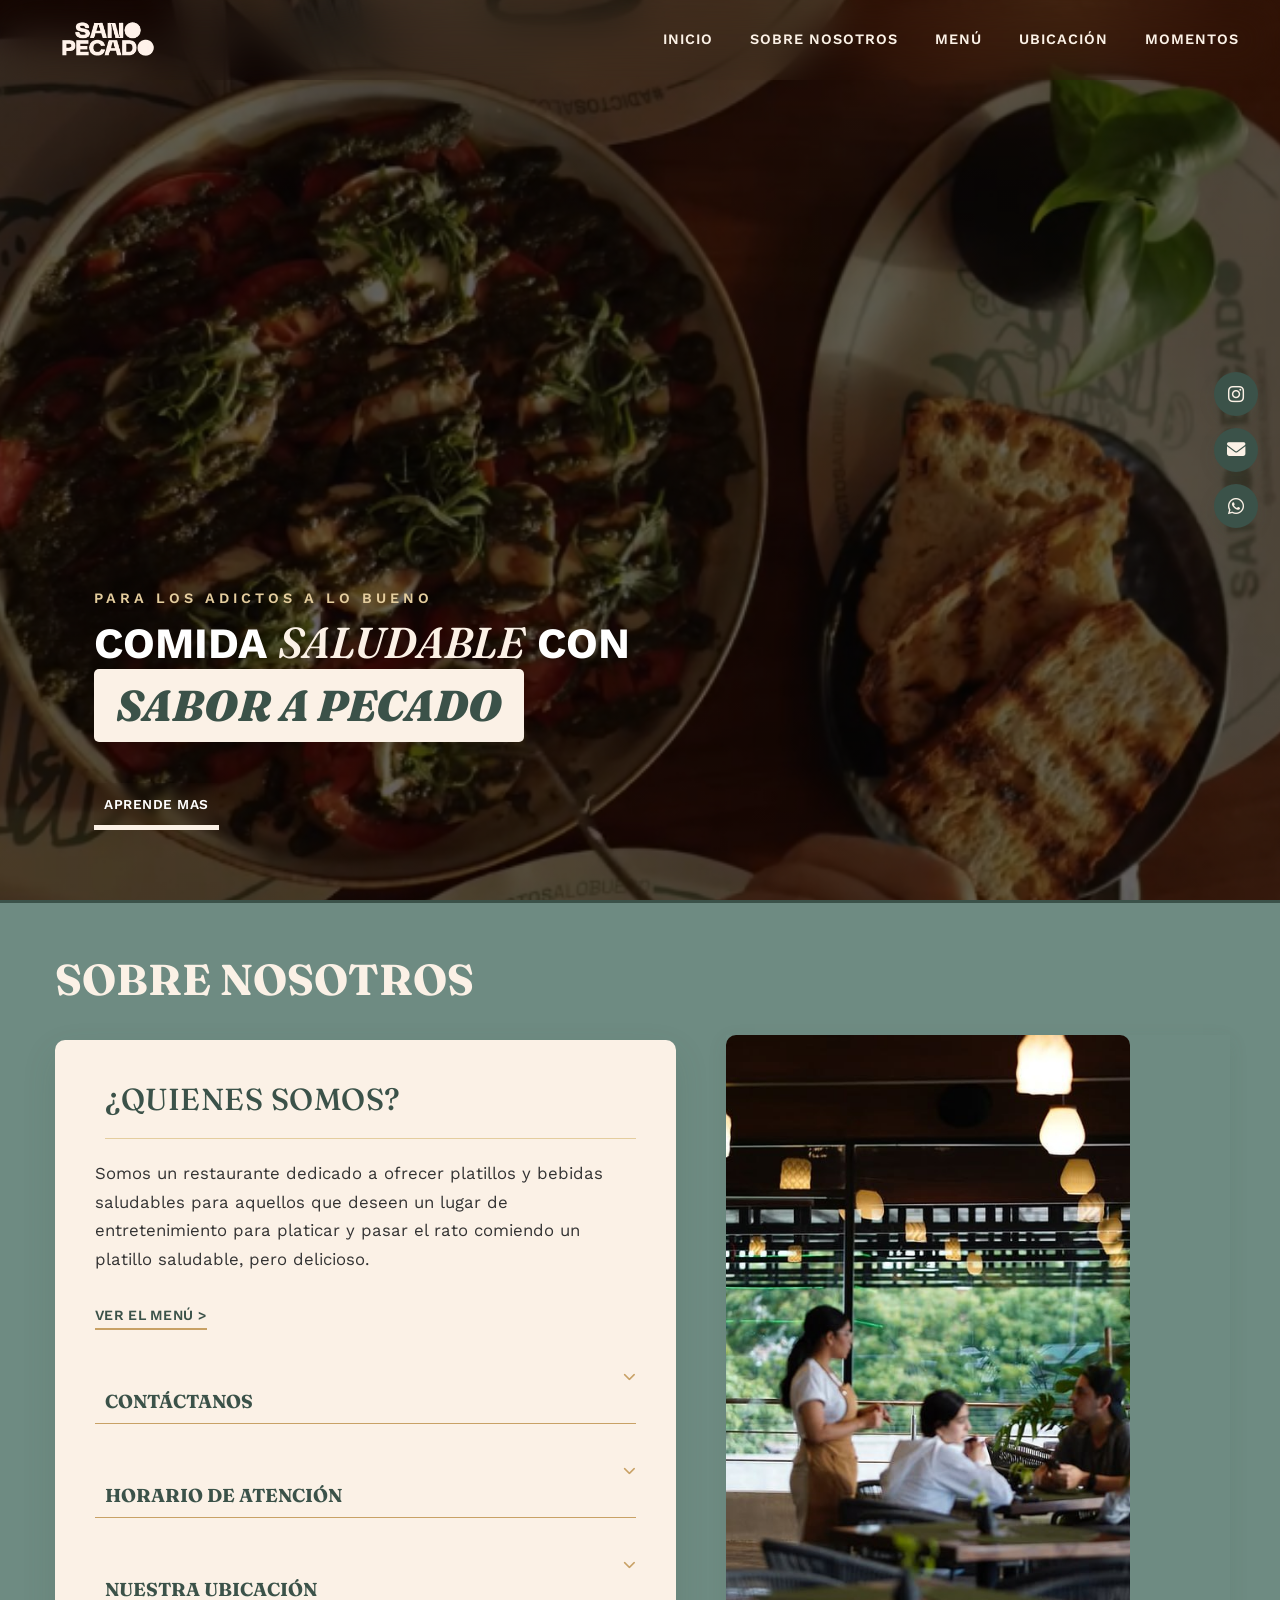
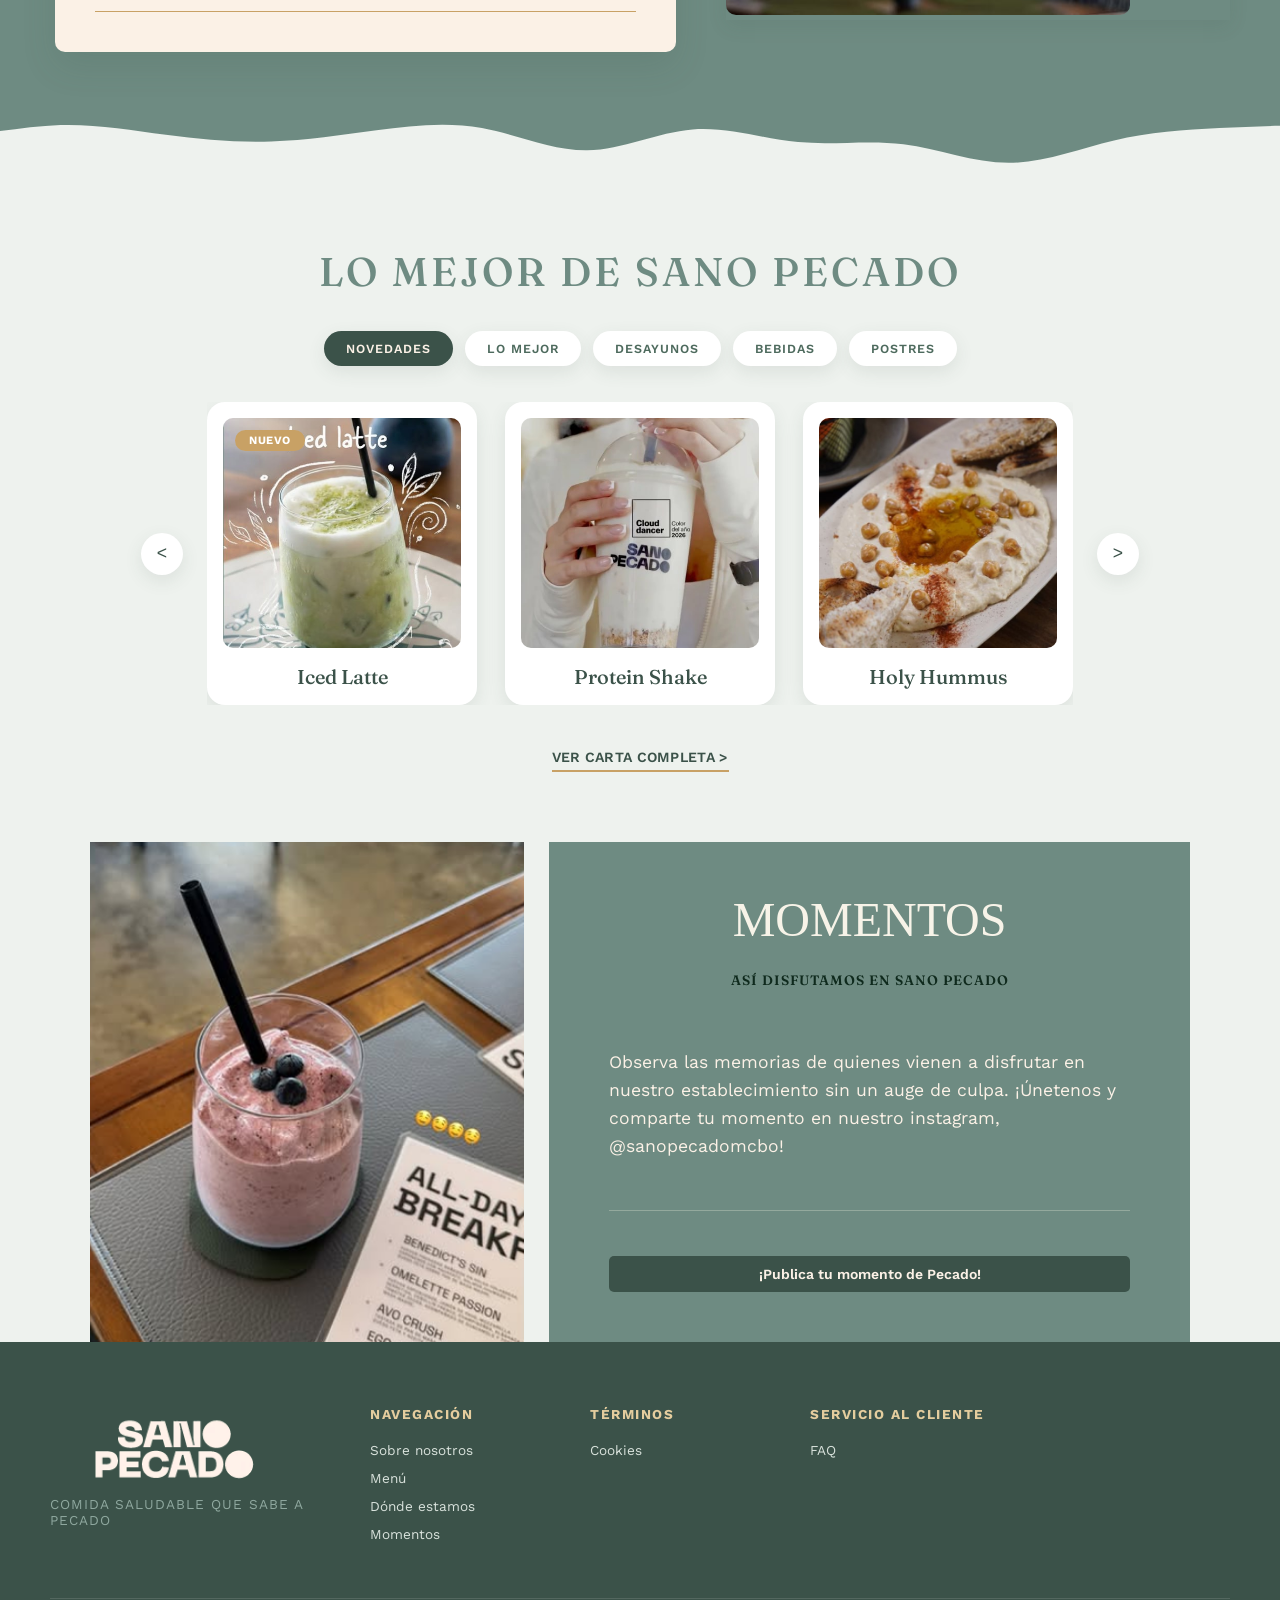
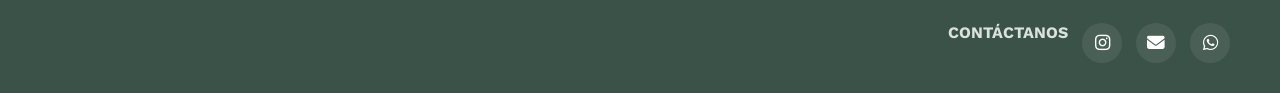
<file: index.html>
<!DOCTYPE html>
<html lang="es">
<head>
    <meta charset="UTF-8">
    <meta name="viewport" content="width=device-width, initial-scale=1.0">
    <title>Sano Pecado - Comida Saludable con Sabor a Pecado</title>
    <link rel="stylesheet" href="css/styles.css">
    <!-- Tipografías: Fraunces (títulos) + Work Sans (texto) -->
    <link rel="preconnect" href="https://fonts.googleapis.com">
    <link rel="preconnect" href="https://fonts.gstatic.com" crossorigin>
    <link href="https://fonts.googleapis.com/css2?family=Fraunces:ital,wght@0,400;0,500;0,600;1,500&family=Work+Sans:wght@400;500;600;700&display=swap" rel="stylesheet">
    <link rel="stylesheet" href="https://cdnjs.cloudflare.com/ajax/libs/font-awesome/6.5.2/css/all.min.css">
    <link rel="shortcut icon" href="img/favicon.ico" type="image/x-icon">
</head>
<body>

    <!-- HEADER: solo la barra de navegación, fija e independiente del hero -->
    <header>
        <nav class="navbar">
            <div class="logo-container">
                <img id="logo-img" src="img/sanopecadologo-light.png" alt="Sano Pecado Logo" class="nav-logo-img">
            </div>
            <ul class="nav-links" id="navLinks">
                <li><a href="#inicio">INICIO</a></li>
                <li><a href="#nosotros">SOBRE NOSOTROS</a></li>
                <li><a href="#menu">MENÚ</a></li>
                <li><a href="#ubicacion" id="btn-ubicacion">UBICACIÓN</a></li>
                <li><a href="#momentos-section">MOMENTOS</a></li>
            </ul>
            <button type="button" class="hamburger" id="hamburgerBtn" aria-label="Abrir menú" aria-expanded="false" aria-controls="navLinks">
                <span></span>
                <span></span>
                <span></span>
            </button>
        </nav>
    </header>

    <!-- HERO: sección independiente del header -->
    <section class="hero" id="inicio">
        <div class="hero-content">
            <p class="hero-sub">Para los adictos a lo bueno</p>
            <h1>COMIDA <span class="highlight-2">SALUDABLE</span> CON <span class="highlight">SABOR A PECADO</span></h1>
            <a href="#nosotros" class="btn-learn">APRENDE MAS</a>
        </div>
    </section>

    <!-- ICONOS SOCIALES FLOTANTES -->
    <div class="floating-socials">
        <a href="https://www.instagram.com/sanopecadomcbo" target="_blank" rel="noopener noreferrer" aria-label="Instagram"><i class="fab fa-instagram"></i></a>
        <a href="mailto:sanopecadomaracaibo@gmail.com" aria-label="Correo"><i class="fas fa-envelope"></i></a>
        <a href="https://wa.me/584126400590" target="_blank" rel="noopener noreferrer" aria-label="WhatsApp"><i class="fab fa-whatsapp"></i></a>
    </div>

    <!-- SOBRE NOSOTROS -->
    <section id="nosotros" class="about-section">
        <div class="section-title-box-first"><h2>SOBRE NOSOTROS</h2></div>
        <br>
        <div class="about-container">
            <div class="about-text-box">
                <h2>¿QUIENES SOMOS?</h2>
                <p>Somos un restaurante dedicado a ofrecer platillos y bebidas saludables para aquellos que deseen un lugar de entretenimiento para platicar y pasar el rato comiendo un platillo saludable, pero delicioso.</p>
                <a href="#menu" class="btn-more">VER EL MENÚ &gt;</a>
                <details open>
                    <summary  class="about-details"><h3>CONTÁCTANOS</h3></summary>
                    <div class="details-panel"><div class="details-panel-inner">
                        <div class="contact-card">
                            <p><i class="fas fa-phone"></i> +58 412-640590</p>
                            <p><i class="fab fa-instagram"></i> @SANOPECADOMCBO</p>
                            <p><i class="fas fa-envelope"></i> SANOPECADOMARACAIBO@GMAIL.COM</p>
                        </div>
                    </div></div>
                </details>
                <details open>
                    <summary class="about-details"><h3>HORARIO DE ATENCIÓN</h3></summary>
                    <div class="details-panel"><div class="details-panel-inner">
                        <div class="contact-card">
                            <ol>
                                <li><p>LUNES A JUEVES - 7:30a.m. a 10:00p.m.</p></li>
                                <li><p>VIERNES Y SÁBADO - 7:30a.m. a 11:00p.m.</p></li>
                                <li><p>DOMINGO - CERRADO</p></li>
                            </ol>
                        </div>
                    </div></div>
                </details>

                <details open id="ubicacion">
                    <summary class="about-details"><h3>NUESTRA UBICACIÓN</h3></summary>
                    <div class="details-panel"><div class="details-panel-inner">
                        <div class="contact-card">
                            <p class="address" >Local No 1, Calle 77, 24-141 sector 5 de julio, Maracaibo 4001, Zulia</p>
                            <div class="map-placeholder" >
                                <a id="ubicacion" href="https://www.google.com/maps/place/Sano+Pecado/@10.6660683,-71.5974042,17.94z/data=!4m6!3m5!1s0x8e89996809b9e875:0x4cef71aa7d1c7322!8m2!3d10.6669456!4d-71.594998!16s%2Fg%2F11xkxkdpnr?entry=tts&g_ep=EgoyMDI1MDYyMy4wIPu8ASoASAFQAw%3D%3D&skid=0a6f41fe-3082-4f41-b4da-085a7cf6a669" target="_blank" rel="noopener noreferrer" class="map-link">
                                    <img src="img/ubi.jpg" alt="Ver ubicación en Google Maps" class="map-img">

                                    <div class="map-overlay">
                                        <span><i class="fas fa-map-marker-alt"></i> TOCAR PARA ABRIR EN GOOGLE MAPS</span>
                                    </div>
                                </a>
                            </div>
                        </div>
                    </div></div>
                </details>
            </div>

            <div class="imgs">
                <img class="imagen-banner" src="img/qsca.jpg" alt="Restaurante">
             
            </div>

        </div>
           
    </section>

  <section id="menu" class="menu-section">
    <div class="section-title-box">
        <h2>LO MEJOR DE SANO PECADO</h2>
    </div>
    
    <ul class="menu-tabs">
        <li><button type="button" class="tab active">NOVEDADES</button></li>
        <li><button type="button" class="tab">LO MEJOR</button></li>
        <li><button type="button" class="tab">DESAYUNOS</button></li>
        <li><button type="button" class="tab">BEBIDAS</button></li>
        <li><button type="button" class="tab">POSTRES</button></li>
    </ul>

    <div class="carousel-container">
    
        <button type="button" id="prevBtn" class="carousel-btn prev">&lt;</button>
        
        <div class="carousel-grid">
            <div class="menu-card">
                <img src="img/icedlatte.jpg" alt="Iced Latte">
                <span class="card-tag">NUEVO</span>
                <p class="card-title">Iced Latte</p>
            </div>
            <div class="menu-card">
                <img src="img/clouddancer.jpg" alt="Cloud Dancer">
                <p class="card-title">Protein Shake</p>
            </div>
            <div class="menu-card">
                <img src="img/torta.jpg" alt="Postre">
                <p class="card-title">Holy Hummus</p>
            </div>
        </div>

        <button type="button" id="nextBtn" class="carousel-btn next">&gt;</button>
    </div>

    <a href="#" class="btn-more">VER CARTA COMPLETA &gt;</a>
</section>

<!-- Sección Momentos -->
<section class="momentos-section">
  <!-- Mitad izquierda: Imagen -->
  <div class="momentos-imagen">
    <img id="momentosImg" src="img/momentos2.jpg" alt="Momentos en Sano Pecado">
    
  </div>

  <!-- Mitad derecha: Texto y Redes -->
  <div class="momentos-contenido">
    <h2 class="momentos-titulo">MOMENTOS</h2>
    <h3 class="momentos-subtitulo">ASÍ DISFUTAMOS EN SANO PECADO</h3>
    
    <p class="momentos-texto">
      Observa las memorias de quienes vienen a disfrutar en nuestro establecimiento sin un auge de culpa. ¡Únetenos y comparte tu momento en nuestro instagram, @sanopecadomcbo!
    </p>
    
    <hr class="momentos-linea">
    
   <a href="https://www.instagram.com/stories/highlights/18066778604030152/" class="btn-publica" target="_blank">
  ¡Publica tu momento de Pecado!
   </a>
  </div>
</section>


    <!-- EVENTOS -->

    <!--
    <section id="eventos" class="events-section">
        <div class="section-title-box">
            <h2>EVENTOS</h2>
        </div>
        <div class="events-container">
            <div class="event-image-box">
                <img src="resources/eventos.jpg" alt="Transmisión de Evento">
            </div>
            <div class="event-text-box">
                <h3>Así se ve el Mundial 2026 en Sano Pecado</h3>
                <p>Bowl en mano, pantalla HD, squad completo. <br>
                    No vienes a ver el partido. ¡Vienes a vivirlo! ⚽
                </p>
            </div>
        </div>
    </section>

    -->
    <!-- FOOTER -->

    <footer class="main-footer">
        <div class="footer-brand">
            <img src="img/sanopecadologo-light.png" alt="" class="footer-logo-img">
            <p>COMIDA SALUDABLE QUE SABE A PECADO</p>
        </div>
        <div class="footer-links-grid">

            <div class="footer-column">
                <h4>NAVEGACIÓN</h4>
                <a href="#nosotros">Sobre nosotros</a>
                <a href="#menu">Menú</a>
                <a href="#ubicacion">Dónde estamos</a>
                <a href="#momentos">Momentos</a>
            </div>
            <div class="footer-column">
                <h4>TÉRMINOS</h4>
                <a href="#">Cookies</a>
            </div>
            <div class="footer-column">
                <h4>SERVICIO AL CLIENTE</h4>
                <a href="#">FAQ</a>
            </div>
        </div>
        <div class="footer-socials">
            <h4><strong>CONTÁCTANOS</strong></h4>
            <a href="#"><i class="fab fa-instagram"></i></a>
            <a href="#"><i class="fas fa-envelope"></i></a>
            <a href="#"><i class="fab fa-whatsapp"></i></a>
        </div>
    </footer>
    <script>
        // Realce visual simple de la pestaña de categoría activa en el menú (sin cambiar contenido)
        document.querySelectorAll('.menu-tabs .tab').forEach(function (btn) {
            btn.addEventListener('click', function () {
                document.querySelectorAll('.menu-tabs .tab').forEach(function (b) { b.classList.remove('active'); });
                btn.classList.add('active');
            });
        });

        // Navbar: se vuelve opaca al salir de su posición original (arriba del todo)
        (function () {
            const navbar = document.querySelector('.navbar');
            const threshold = 60;

            function updateNavbar() {
                if (window.scrollY > threshold) {
                    navbar.classList.add('scrolled');
                } else {
                    navbar.classList.remove('scrolled');
                }
            }

            updateNavbar();
            window.addEventListener('scroll', updateNavbar, { passive: true });
        })();

        // Menú de hamburguesa (solo actúa visualmente en móviles vía CSS)
        (function () {
            const hamburger = document.getElementById('hamburgerBtn');
            const navLinks = document.getElementById('navLinks');
            if (!hamburger || !navLinks) return;

            function closeMenu() {
                navLinks.classList.remove('open');
                hamburger.classList.remove('open');
                hamburger.setAttribute('aria-expanded', 'false');
                document.body.classList.remove('no-scroll');
            }

            hamburger.addEventListener('click', function () {
                const isOpen = navLinks.classList.toggle('open');
                hamburger.classList.toggle('open', isOpen);
                hamburger.setAttribute('aria-expanded', String(isOpen));
                document.body.classList.toggle('no-scroll', isOpen);
            });

            // Cierra el menú al elegir una sección
            navLinks.querySelectorAll('a').forEach(function (link) {
                link.addEventListener('click', closeMenu);
            });

            // Cierra el menú si la ventana vuelve a tamaño de escritorio
            window.addEventListener('resize', function () {
                if (window.innerWidth > 900) closeMenu();
            });
        })();

        // Animación de apertura/cierre para los <details> (mantiene el contenido
        // siempre presente y controla la transición con la clase "active")
        (function () {
            document.querySelectorAll('details').forEach(function (details) {
                const summary = details.querySelector('summary');

                // Estado inicial: todos cerrados y animables
                details.classList.remove('active');

                summary.addEventListener('click', function (e) {
                    e.preventDefault();
                    details.classList.toggle('active');
                });
            });
        })();
// Seleccionamos el enlace y el elemento details
const enlaceUbicacion = document.getElementById('btn-ubicacion');
const detalleUbicacion = document.getElementById('ubicacion');

// Escuchamos cuando el usuario haga clic en el enlace
enlaceUbicacion.addEventListener('click', (e) => {
    // 1. Evitamos el salto brusco por defecto del href="#ubicacion"
    e.preventDefault();

    // 2. Abrimos el details usando TU lógica (agregando la clase 'active')
    detalleUbicacion.classList.add('active');
    
    // (Opcional pero recomendado) Mantenemos el atributo open por semántica HTML
    detalleUbicacion.open = true;

    // 3. Hacemos un scroll suave y elegante hacia la tarjeta recién abierta
    detalleUbicacion.scrollIntoView({ behavior: 'smooth' });
});
    </script>
    <script src="js/scripts.js"></script>
  
</body>
</html>
</file>
<file: css/styles.css>
/* ==========================================
   1. RESET GENERAL & VARIABLES
   ========================================== */
* {
    margin: 0;
    padding: 0;
    box-sizing: border-box;
    scroll-behavior: smooth;
}

::selection{
    background-color: #8fa89f;
    color: var(--cream);
}

::marker{
    color: var(--gold);
}

:root {

    --green-bg: #6e8b82;   
    --light-bg: #d9e2dc;     
    --dark-green: #3b5249;   
    --white: #ffffff;
    --cream: #fbf1e6;

    --mint-soft: #eef2ee;
    --sage-light: #8fa89f;
    --forest-soft: #4d6a5d;

    --gold: #c8a165;
    --gold-soft: #e4cd9e;


    --font-display: 'Fraunces', 'Georgia', serif;
    --font-body: 'Work Sans', 'Arial', sans-serif;

    --radius-lg: 28px;
    --radius-md: 18px;
    --radius-sm: 10px;
    --shadow-soft: 0 14px 34px rgba(59, 82, 73, 0.14);
    --shadow-soft-sm: 0 6px 18px rgba(59, 82, 73, 0.10);
}

body {
    font-family: var(--font-body);
    background-color: var(--mint-soft);
    color: #333;
    -webkit-font-smoothing: antialiased;
}

body.no-scroll {
    overflow: hidden;
}

h1, h2, h3, .card-title {
    font-family: var(--font-display);
}

/* ==========================================
   2. BARRA DE NAVEGACIÓN
   ========================================== */
.navbar {
    display: flex;
    justify-content: space-between;
    align-items: center;
    
    gap: 20px;
    padding: 14px 36px;
    background-color: rgba(59, 82, 73, 0);
    backdrop-filter: blur(20px);
    -webkit-backdrop-filter: blur(10px);
    width: 100%;
    max-width: 100%;
    box-sizing: border-box;
    position: fixed;
    top: 0;
   
    z-index: 1000;
    border-radius: none;
    box-shadow: none;
    transition: background-color 0.4s ease, box-shadow 0.4s ease, border-radius 0.4s ease, top 0.4s ease, width 0.4s ease;
    
}

/* Estado "opaco" cuando el usuario se desplaza fuera del hero */
.navbar.scrolled {
    background-color: rgba(251, 241, 230, 0.95);
    box-shadow: var(--shadow-soft-sm);
    top: 0;
    color: var(--dark-green);

}

.navbar.scrolled img{
    filter:invert()
}

.navbar.scrolled a{
    color: var(--dark-green)
}


.logo-container {
    display: flex;
    align-items: top;
}

.nav-logo-img {
    height: 52px;
    width: auto;
    display: block;
    object-fit: contain;
}

/* ENLACES DE NAVEGACIÓN */
.nav-links {
    display: flex;
    list-style: none;
    gap: 27px;
    margin: 0;
    padding: 0;
    align-items: center;
    flex-wrap: wrap;
    justify-content: center;
}

.nav-links li {
    display: flex;
    align-items: center;
}

.nav-links a {
    color: var(--cream);
    text-decoration: none;
    font-size: 0.9rem;
    font-weight: 600;
    letter-spacing: 1px;
    white-space: nowrap;
    border-bottom: transparent 3px solid;
    transition: border 0.1s ease, color 0.1s ease;
    padding: 5px;

}



.nav-links a:hover {
    color: var(--gold);
    border-bottom: 3px var(--gold) solid;
}

/* BOTÓN HAMBURGUESA (solo visible en móviles, ver media query más abajo) */
.hamburger {
    display: none;
    flex-direction: column;
    justify-content: space-between;
    width: 26px;
    height: 18px;
    background: transparent;
    border: none;
    padding: 0;
    cursor: pointer;
    z-index: 1100;
    flex-shrink: 0;
}

.hamburger span {
    display: block;
    height: 3px;
    width: 100%;
    background-color: var(--cream);
    border-radius: 2px;
    transition: transform 0.3s ease, opacity 0.3s ease, background-color 0.3s ease;
}

.navbar.scrolled .hamburger span {
    background-color: var(--dark-green);
}

.hamburger.open span:nth-child(1) {
    transform: translateY(7.5px) rotate(45deg);
}

.hamburger.open span:nth-child(2) {
    opacity: 0;
}

.hamburger.open span:nth-child(3) {
    transform: translateY(-7.5px) rotate(-45deg);
}

/* Si el menú móvil queda abierto y el usuario baja el navbar sigue opaco */
.navbar.scrolled .hamburger.open span {
    background-color: var(--dark-green);
}

/* ==========================================
   3. HEADER / HERO
   ========================================== */
/* --- 1. DEFINICIÓN DE LAS ANIMACIONES --- */
@keyframes zoomOutFadeIn {
    0% {
        opacity: 0;
        transform: scale(1.2);
    }
    100% {
        opacity: 1;
        transform: scale(1.1); /* Escala final de tu diseño original */
    }
}

@keyframes fadeUp {
    0% {
        opacity: 0;
        transform: translateY(30px);
    }
    100% {
        opacity: 1;
        transform: translateY(0);
    }
}

/* --- 2. ESTILOS DEL HERO --- */
.hero {
    height: 100vh;
    min-height: 640px;
    display: flex;
    flex-direction: column;
    justify-content: flex-end;
    align-items: flex-start;
    color: var(--white);
    text-align: left;
    position: relative;
    overflow: hidden;
    padding-bottom: 50px;
}

.hero::before {
    content: "";
    position: absolute;
    top: 0;
    left: 0;
    width: 100%;
    height: 100%;
    background: linear-gradient(rgba(0, 0, 0, 0.6), rgba(0, 0, 0, 0.6)), url('/img/fondo.jpg') no-repeat center center/cover;
    z-index: 1;
    /* Aplicamos la animación al fondo */
    opacity: 0; 
    animation: zoomOutFadeIn 1.5s cubic-bezier(0.25, 1, 0.5, 1) forwards;
}

.hero-content {
    margin: 10px 0 0 5%;
    display: flex;
    flex-direction: column;
    align-items: flex-start;
    text-align: left;
    width: 100%;
    max-width: 760px;
    padding: 20px 20px 20px 20px;
    box-sizing: border-box;
    z-index: 2;
}

.hero-sub {
    font-size: 0.9rem;
    letter-spacing: 4px;
    margin-bottom: 5px;
    text-transform: uppercase;
    color: var(--gold-soft);
    font-weight: 600;
    margin-left: 10px;
    /* Animación: Subtítulo */
    opacity: 0;
    animation: fadeUp 0.8s ease-out 0.4s forwards;
}

.hero h1 {
    font-family: var(--font-body);
    font-size: 2.7rem;
    padding: 5px 10px;
    display: block;
    width: 100%;
    box-sizing: border-box;
    /* Animación: Título principal */
    opacity: 0;
    animation: fadeUp 0.8s ease-out 0.7s forwards;
}

.hero h1 .highlight {
    background-color: var(--cream);
    color: var(--dark-green);
    padding: 10px 22px;
    display: inline-block;
    font-weight: 900;
    font-style: italic;
    border-radius: 5px;
    font-family: var(--font-display);
}

.highlight-2 {
    font-family: var(--font-display);
    font-style: italic;
    font-weight: 600;
    color: var(--cream);
}

.btn-learn {
    display: inline-block;
    margin-top: 36px;
    color: var(--white);
    text-decoration: none;
    border-bottom: 5px solid var(--cream);
    backdrop-filter: blur(5px);
    padding: 13px 10px;
    margin-left: 10px;
    font-size: 0.85rem;
    font-weight: 600;
    letter-spacing: 0.5px;
    transition: background 0.3s, color 0.3s, transform 0.2s;
    /* Animación: Botón */
    opacity: 0;
    animation: fadeUp 0.8s ease-out 1s forwards;
}

.btn-learn:hover {
    background-color: var(--white);
    color: var(--dark-green);
    transform: translateY(-2px);
}
/* ==========================================
   4. SECCIONES EN BLOQUE (Títulos comunes)
   ========================================== */

.section-title-box {
    display: flex;
    justify-content: center;
    margin: 0 auto 30px auto;
}

.section-title-box h2 {
    color: var(--green-bg);
    padding: 5px 40px;
    font-size: 2.5rem;
    font-weight: 500;
    letter-spacing: 3px;
    min-width: 220px;
    text-align: center;
    border-radius: 2px;
}

.section-title-box-first{
    color: var(--cream);
    text-align: left;
    font-size: 1.8em;
    margin: 0px 0px 10px 5px;
}

.section-title-box-momentos{
    color: var(--cream);
    text-align: center;
    font-size: 1.8em;
    margin: 0px 30px 0px 5px;
}
/* ==========================================
   5. SOBRE NOSOTROS
   ========================================== */
.about-section {
    background-color: var(--green-bg);
    padding: 50px 50px 90px 50px;
    color: var(--white);
    border-top: var(--dark-green) 3px solid;
    background-image: url('/img/wave-haikei.svg');
    background-repeat: no-repeat;
    background-position: center;
    background-size: cover;
    

}

.about-container {
    display: flex;
    justify-content: space-between; /* Separa el texto de la imagen */
    align-items: flex-start;
    gap: 20px; /* Espacio entre las columnas por si se acercan mucho */
}

.about-details{
    font-family: var(--font-body);
    padding: 0px 0px 10px 10px;
    margin: 10px 0px 0px 0px;
    border-bottom: 0.5px var(--gold) solid;
    color: var(--dark-green);
    list-style: none;
    align-items: start;
    cursor: pointer;
    display: flex;
    justify-content: space-between;
    align-items: center;
    transition: border 0.2s ease, color 0.2s ease;
}

.about-details::-webkit-details-marker {
    display: none;
}

.about-details:hover{
    border-bottom: 5px var(--gold) solid;
    color: var(--dark-green);
}

.about-details::after {
    content: "\f078";
    font-family: "Font Awesome 6 Free";
    font-weight: 900;
    font-size: 0.8rem;
    color: var(--gold);
    margin-left: 12px;
    transition: transform 0.35s ease;
    flex-shrink: 0;
}

details.active .about-details::after {
    transform: rotate(180deg);
}

/* Panel animado para el contenido de los <details> */
details {
    overflow: hidden;
}

.details-panel {
    display: grid;
    grid-template-rows: 0fr;
    transition: grid-template-rows 0.4s cubic-bezier(0.4, 0, 0.2, 1);
}

details.active .details-panel {
    grid-template-rows: 1fr;
}

.details-panel-inner {
    overflow: hidden;
    min-height: 0;
    opacity: 0;
    transform: translateY(-6px);
    transition: opacity 0.3s ease 0.05s, transform 0.35s ease 0.05s;
}

details.active .details-panel-inner {
    opacity: 1;
    transform: translateY(0);
}

.about-text-box {
    flex: 1;
    background-color: var(--cream);
    color: #333;
    padding: 40px;
    border-radius: 10px;
    box-shadow: var(--shadow-soft);
    margin: 5px;
    margin-bottom: 50px;
    margin-right: 30px;
    transition: transform 0.25s ease;
}

.about-text-box:hover{
    transform: translateY(-8px);

}

.about-text-box h2 {
    color: var(--dark-green);
    font-size: 1.9rem;
    font-weight: 500;
    margin-bottom: 20px;
    margin-left: 10px;
    letter-spacing: 0.5px;
    padding-bottom: 20px;
    border-bottom: var(--gold-soft) solid 1px;
}

.about-text-box h3 {
    padding-top: 20px;
    margin-top: 30px;
}

.about-text-box p {
    font-size: 1.05rem;
    line-height: 1.7;
    margin-bottom: 32px;
}

.about-text-box a {
    margin: 0px;
}

.contact-card {
    display: flex;
    flex-direction: column;
    gap: 14px;
    background-color: var(--white);
    border-radius: var(--radius-md);
    padding: 24px 28px;
    margin-top: 22px;
    box-shadow: var(--shadow-soft-sm);
}

.contact-card p {
    margin: 0;
    font-size: 0.92rem;
    font-weight: 600;
    display: flex;
    align-items: center;
    gap: 12px;
    letter-spacing: 0.3px;
    color: var(--dark-green);
}

.contact-card i {
    color: var(--gold);
    width: 18px;
    text-align: center;
}

.contact-card li{
    list-style:disc;
    margin: 10px;
}

.about-image {
    
    margin: 0px 100px 5px 0px;
    height: 580px;
    border-radius: 10px;
}
/* Estilos generales para tu imagen */
.imagen-banner {
    margin: 0px 100px 5px 0px; /* Márgenes asimétricos para escritorio */
    height: 580px; /* Altura fija para escritorio */
    border-radius: 10px;
    object-fit: cover; /* ¡Añade esto para que no se deforme! */
}

@media screen and (max-width: 768px) {
    
    /* Cambiamos el diseño a una sola columna */
    .about-container {
        flex-direction: column-reverse; /* column-reverse pone la imagen (.imgs) ARRIBA del texto */
        align-items: center; 
    }

    /* Ajustamos el contenedor de la imagen */
    .imgs {
        width: 100%;
        display: flex;
        justify-content: center;
        margin-bottom: 20px; /* Espacio entre la imagen y el título "¿QUIENES SOMOS?" */
    }

    /* Arreglamos los márgenes y la altura de la imagen */
    .imagen-banner {
        margin: 0px; /* Eliminamos el margen de 100px que rompía el diseño */
        height: 250px; /* Una altura mucho más amigable para pantallas pequeñas */
        width: 90%; /* Para que no pegue completamente de los bordes del teléfono */
    }
}


.imgs{
    max-height: 650px;
    
    display: flex;
    flex-direction: column;
    justify-content: start;
    align-items: start;
     box-shadow: var(--shadow-soft-sm);
}


.circle-image-container {
    width: 360px;
    height: 360px;
    border-radius: 50%;
    overflow: hidden;
    border: 8px solid var(--cream);
    box-shadow: var(--shadow-soft);
}

.circle-image-container img {
    width: 100%;
    height: 100%;
    object-fit: cover;
}

.fotos{
    height: 580px;
    border-radius: 50px;
    border-bottom: solid 20px var(--gold-soft);
    border-right: solid 20px var(--gold-soft);
}
/* ==========================================
   6. DÓNDE NOS ENCONTRAMOS
   ========================================== */
.location-section {
    background-color: #6e8b82;
    padding: 90px 50px;
    color: #fbf1e6;
    margin: 0 auto;
    
}

.location-container {
    display: flex;
    gap: 50px;
}

.location-info {
    flex: 1.3;
}

.location-info p {
    font-size: 1.05rem;
    margin-bottom: 10px;
}

.location-info .address {
    font-size: 1.15rem;
    font-weight: 600;
    margin-bottom: 28px;
    color: var(--forest-soft);
}

.map-placeholder {
    width: 100%;
    border: none;
    border-radius: var(--radius-md);
    background-color: #eee;
    overflow: hidden;
    position: relative;
    box-shadow: var(--shadow-soft-sm);
    border: white 2px solid;
}

.map-link {
    display: block;
    width: 100%;
    height: 340px;
    text-decoration: none;
    position: relative;
}

.map-img {
    width: 100%;
    height: 100%;
    object-fit: cover;
    display: block;
    transition: transform 0.4s ease, filter 0.4s ease;
}

.map-link:hover .map-img {
    transform: scale(1.06);
    filter: brightness(0.85);
}

.map-overlay {
    position: absolute;
    top: 0;
    left: 0;
    width: 100%;
    height: 100%;
    display: flex;
    align-items: center;
    justify-content: center;
    background-color: rgba(59, 82, 73, 0.35);
    opacity: 0;
    transition: opacity 0.4s ease;
    pointer-events: none;
}

.map-overlay span {
    color: var(--white);
    font-size: 0.95rem;
    font-weight: 600;
    letter-spacing: 1px;
    background-color: var(--dark-green);
    padding: 12px 22px;
    border-radius: 999px;
    box-shadow: 0 6px 18px rgba(0,0,0,0.25);
}

.map-link:hover .map-overlay {
    opacity: 1;
}

.location-storefront {
    flex: 0.7;
    display: flex;
    align-items: flex-start;
}

.location-storefront img {
    width: 100%;
    border-radius: var(--radius-md);
    border: 10px solid var(--white);
    box-shadow: var(--shadow-soft);
}

/* ==========================================
   7. MENÚ
   ========================================== */
.menu-section {
    background-color: var(--mint-soft);
    padding: 50px 20px 70px 20px;
    text-align: center;
   
    background-repeat: no-repeat;
    background-position: center;
    background-size: cover;

}

.menu-tabs {
    display: flex;
    flex-wrap: wrap;
    justify-content: center;
    gap: 12px;
    list-style: none;
    margin: 0 auto 36px auto;
    max-width: 720px;
}

.tab {
    font-family: var(--font-body);
    background: var(--white);
    color: var(--forest-soft);
    border: none;
    padding: 10px 22px;
    font-size: 0.78rem;
    font-weight: 600;
    letter-spacing: 1px;
    border-radius: 999px;
    cursor: pointer;
    box-shadow: var(--shadow-soft-sm);
    transition: background 0.2s, color 0.2s;
}

.tab:hover {
    color: var(--gold);
}

.tab.active {
    background: var(--dark-green);
    color: var(--cream);
}

.menu-section h3 {
    color: var(--forest-soft);
    margin: 10px 0 44px 0;
    font-size: 1rem;
    font-weight: 600;
    letter-spacing: 3px;
}

.carousel-container {
    display: flex;
    align-items: center;
    justify-content: center;
    max-width: 1200px;
    margin: 0 auto;
    gap: 24px;
}

.carousel-btn {
    background: var(--white);
    color: var(--dark-green);
    border: none;
    width: 42px;
    height: 42px;
    border-radius: 50%;
    font-size: 1.1rem;
    cursor: pointer;
    display: flex;
    align-items: center;
    justify-content: center;
    box-shadow: var(--shadow-soft-sm);
    transition: background 0.2s, color 0.2s, transform 0.2s;
    flex-shrink: 0;
}

.carousel-btn:hover {
    background: var(--gold);
    color: var(--white);
    transform: scale(1.05);
}

.carousel-grid {
    display: flex;
    flex: 0 1 auto;
    max-width: 900px; /* Aquí está la clave: aumentado de 600px a 900px */
    min-width: 0;
    gap: 28px;
    flex-wrap: nowrap;
    overflow-x: auto;
    scroll-behavior: smooth;
    scroll-snap-type: x mandatory;
    scrollbar-width: none; /* Firefox */
}

.carousel-grid::-webkit-scrollbar {
    display: none; /* Chrome, Safari, Edge */
}

@keyframes cardAppear {
    0% {
        opacity: 0;
        transform: scale(0.85) translateY(20px);
    }
    100% {
        opacity: 1;
        transform: scale(1) translateY(0);
    }
}

/* 2. Actualizamos tu clase menu-card */
.menu-card {
    background-color: var(--white);
    border-radius: var(--radius-md);
    border: 2px solid transparent; /* Ajustado a 2px para evitar saltos en hover */
    padding: 14px;
    width: 270px;
    flex: 0 0 auto;
    scroll-snap-align: start;
    position: relative;
    display: flex;
    flex-direction: column;
    align-items: center;
    box-shadow: var(--shadow-soft-sm);
    
    /* Configuración de la animación al cambiar de menú */
    opacity: 0; /* Inicia invisible para que la animación la haga aparecer */
    animation: cardAppear 0.5s cubic-bezier(0.25, 1, 0.5, 1) forwards;
    
    /* Transición normal para el hover */
    transition: transform 0.3s cubic-bezier(0.25, 0.8, 0.25, 1), box-shadow 0.3s ease, border 0.3s ease;
}
.menu-card:hover {
    transform: translateY(-8px) scale(1.02); /* Pequeño zoom y elevación */
    box-shadow: 0 10px 20px rgba(0, 0, 0, 0.08);
    border: 2px solid var(--green-bg);
}

.menu-card img {
    width: 100%;
    height: 230px;
    object-fit: cover;
    border-radius: var(--radius-sm);
}

.card-tag {
    position: absolute;
    top: 26px;
    left: 26px;
    background: var(--gold);
    color: var(--white);
    padding: 4px 14px;
    font-size: 0.7rem;
    font-weight: 700;
    letter-spacing: 0.5px;
    border-radius: 999px;
}

.card-title {
    margin-top: 16px;
    font-size: 1.25rem;
    font-weight: 500;
    color: var(--dark-green);
}

.btn-more {
    display: inline-block;
    margin-top: 44px;
    color: var(--dark-green);
    text-decoration: none;
    font-weight: 600;
    border-bottom: 2px solid var(--gold);
    padding-bottom: 5px;
    font-size: 0.88rem;
    letter-spacing: 0.3px;
    transition: color 0.2s, border 0.2s ease, padding 0.2s, border-radius 1s;
}

.btn-more:hover {
    color: var(--gold);
    border-bottom: var(--gold) 5px solid;
}
/*

.events-section {
    background-color: var(--green-bg);
    padding: 50px 20px 90px 20px;
    color: var(--white);
  background-image: url(img/wave-haikei.svg);  b
    background-repeat: no-repeat;
    background-position: center;
    background-size: cover;

}

.events-container {
    max-width: 1080px;
    margin: 50px auto 0 auto;
    display: flex;
    background-color: var(--cream);
    border-radius: var(--radius-lg);
    overflow: hidden;
    color: #333;
    box-shadow: var(--shadow-soft);
}

.event-image-box {
    flex: 1.2;
}

.event-image-box img {
    width: 100%;
    height: 100%;
    object-fit: cover;
    display: block;
}

.event-text-box {
    flex: 1;
    padding: 54px;
    display: flex;
    flex-direction: column;
    justify-content: center;
}

.event-text-box h3 {
    font-size: 1.3rem;
    font-weight: 500;
    margin-bottom: 18px;
    color: var(--dark-green);
    word-break: break-word;
}

.event-text-box p {
    font-size: 0.92rem;
    line-height: 1.7;
    text-align: left;
    color: #4a4a4a;
}
*/

/* ==========================================
   9. MOMENTOS
   ========================================== */

.momentos-section {
  display: flex;
  flex-direction: row;
  width: 100%;
  max-width: 1100px; 
  margin: 0 auto;
  
  
    
   

  
  
}

/* --- Lado de la Imagen --- */
.momentos-imagen {
  flex: 1; /* Ocupa la mitad */
  border-right: 25px solid var(--mint-soft); /* La franja crema vertical */
}

.momentos-imagen img {
  width: 100%;
  height: 100%;
  max-height: 500px ;
  object-fit: cover;
  display: block;
  min-height: 450px;
  transition: opacity 0.5s ease;
}

/* --- Lado del Texto --- */
.momentos-contenido {
  flex: 1.2; /* Un poquito más ancho que la imagen para que respire el texto */
  background-color: var(--green-bg); /* Verde salvia del fondo */
  padding: 50px 60px;
  display: flex;
  flex-direction: column;
  justify-content: space-between;

   

}

.momentos-titulo {
  font-family: 'Playfair Display', serif;
  font-size: 3rem;
  color: #f7f3e8; /* Color crema claro */
  text-align: center;
  margin: 0;
  font-weight: 400;
}

.momentos-subtitulo {
  font-family: var(--font-display);
  font-size: 0.85rem;
  color: #0f2a1d; /* Verde oscuro */
  text-align: center;
  margin: 5px 0 40px 0;
  letter-spacing: 1px;
  font-weight: 600;
}

.momentos-texto {
  font-family: var(--font-body);
  font-size: 1.1rem;
  color: var(--cream); /* Verde oscuro */
  line-height: 1.6;
  text-align: left;
  margin: 0 0 30px 0;
}

.momentos-linea {
  border: none;
  border-top: 1px solid #94a99d; /* Línea separadora sutil */
  width: 100%;
  margin: 0 0 25px 0;
}

/* --- Iconos de Redes Sociales --- */
.momentos-redes {
  display: flex;
  gap: 15px;
}
.btn-publica {
    /* 1. Comportamiento y alineación */
    display: inline-block;
    text-decoration: none; /* Quita el subrayado del enlace */
    text-align: center;
    
    width: auto;             /* El ancho se ajusta al contenido */
    padding: 10px 24px;      /* Espaciado interno: 10px arriba/abajo, 24px a los lados */
    
    /* 3. Colores y bordes */
    background-color: var(--dark-green); /* Color verde oscuro del botón */
    color: var(--cream);            /* Color del texto */
    border-radius: 5px;       /* Mantiene la forma redondeada (pill) */
    
    font-size: 14px;
    font-weight: 600;
    
    /* 5. Efecto suave */
    transition: background-color 0.3s ease, transform 0.2s ease;
}

/* Efecto opcional al pasar el mouse */
.btn-publica:hover {
    background-color: var(--gold);
    color: var(--dark-green);
    transform: translateY(-2px);
}
.icono-red {
  display: flex;
  justify-content: center;
  align-items: center;
  width: 45px;
  height: 45px;
  background-color: #3b4941; /* Círculo oscuro */
  color: #f7f3e8; /* Icono blanco/crema */
  border-radius: 50%;
  text-decoration: none;
  font-size: 1.3rem;
  transition: background-color 0.3s ease;
}

.icono-red:hover {
  background-color: #232d28; /* Se oscurece al pasar el ratón */
}

/* --- Responsive (Para móviles) --- */
@media (max-width: 768px) {
  .momentos-section {
    flex-direction: column;
  }
  .momentos-imagen {
    border-right: none;
    border-bottom: 20px solid #fcfaf3; /* Franja crema horizontal en móviles */
    height: 350px;
  }
  .momentos-contenido {
    padding: 40px 25px;
  }
  .momentos-titulo {
    font-size: 2.5rem;
  }
}


/* ==========================================
   10. FOOTER
   ========================================== */
.main-footer {
    background-color: var(--dark-green);
    color: var(--light-bg);
    padding: 64px 50px 30px 50px;
    display: grid;
    grid-template-columns: 1.5fr repeat(4, 1fr);
    gap: 20px;
    align-items: start;
  
   
  
}

.footer-brand h2 {
    color: var(--white);
    font-size: 1.9rem;
    font-weight: 500;
    letter-spacing: 1px;
    margin-bottom: 10px;
}

.footer-brand p {
    font-size: 0.85rem;
    letter-spacing: 1px;
    color: var(--sage-light);
}

.footer-links-grid {
    display: contents;
}

.footer-column h4 {
    color: var(--gold-soft);
    font-size: 0.85rem;
    font-weight: 700;
    margin-bottom: 20px;
    letter-spacing: 1.5px;
}

.footer-column a {
    display: block;
    color: var(--light-bg);
    text-decoration: none;
    font-size: 0.85rem;
    margin-bottom: 12px;
    transition: color 0.2s;
}

.footer-column a:hover {
    color: var(--gold-soft);
}

.footer-socials {
    display: flex;
    gap: 14px;
    justify-content: flex-end;
    grid-column: 1 / -1;
    border-top: 1px solid rgba(255,255,255,0.12);
    padding-top: 24px;
    margin-top: 24px;
}

.footer-socials a {
    color: var(--white);
    background: rgba(255,255,255,0.08);
    width: 40px;
    height: 40px;
    border-radius: 50%;
    display: flex;
    align-items: center;
    justify-content: center;
    font-size: 1.1rem;
    transition: background 0.2s, color 0.2s, transform 0.2s;
    text-decoration: none;
}

.footer-socials a:hover {
    background: var(--gold);
    color: var(--white);
    transform: translateY(-2px);
}

.footer-logo-img{
   height: 90px;
    width: auto;
    display: block;
    object-fit: contain;
}

/* ==========================================
   10b. ICONOS SOCIALES FLOTANTES (STICKY)
   ========================================== */
.floating-socials {
    position: fixed;
    top: 50%;
    right: 22px;
    transform: translateY(-50%);
    display: flex;
    flex-direction: column;
    gap: 12px;
    z-index: 200;
}

.floating-socials a {
    display: flex;
    align-items: center;
    justify-content: center;
    width: 44px;
    height: 44px;
    border-radius: 50%;
    background: var(--dark-green);
    color: var(--cream);
    font-size: 1.15rem;
    text-decoration: none;
    box-shadow: var(--shadow-soft-sm);
    transition: background 0.25s ease, color 0.25s ease, transform 0.25s ease;
}

.floating-socials a:hover {
    background: var(--gold);
    color: var(--white);
    transform: translateX(-4px) scale(1.06);
}

/* ==========================================
   11. RESPONSIVE GENERAL
   ========================================== */

/* Evita cualquier desbordamiento horizontal accidental en pantallas chicas */
html {
    overflow-x: hidden;
    max-width: 100%;
}

/* ---- Navbar / Menú hamburguesa (tablets y celulares) ---- */
@media (max-width: 900px) {
    .navbar {
        padding: 14px 20px;
    }

    .hamburger {
        display: flex;
    }

    .nav-links {
        position: fixed;
        top: 0;
        right: 0;
        height: 100vh;
        width: min(78vw, 300px);
        margin: 0;
        padding: 100px 32px 40px 32px;
        background-color: var(--dark-green);
        flex-wrap: nowrap;
        flex-direction: column;
        align-items: flex-start;
        justify-content: flex-start;
        gap: 30px;
        box-shadow: -12px 0 30px rgba(0, 0, 0, 0.3);
        transform: translateX(100%);
        transition: transform 0.35s ease;
        z-index: 1050;
    }

    .nav-links.open {
        transform: translateX(0);
    }

    .nav-links li {
        width: 100%;
    }

    #navLinks a {
        color: var(--cream);
        font-size: 1.05rem;
        display: block;
        width: 100%;
        padding: 6px 0;
    }
}

@media (max-width: 480px) {
    .nav-logo-img {
        height: 42px;
    }
}

/* ---- Hero ---- */
@media (max-width: 768px) {
    .hero-content {
        margin-left: 20px;
        padding: 16px;
    }

    .hero h1 {
        font-size: 2.1rem;
    }

    .hero-sub {
        font-size: 0.8rem;
        letter-spacing: 2px;
    }
}

@media (max-width: 480px) {
    .hero-content {
        margin-left: 14px;
        max-width: calc(100% - 28px);
        padding: 12px;
    }

    .hero h1 {
        font-size: 1.5rem;
        padding: 4px 6px;
    }

    .hero h1 .highlight {
        padding: 6px 12px;
    }

    .btn-learn {
        margin-top: 24px;
        margin-left: 6px;
    }
}

/* ---- Sobre nosotros ---- */
@media (max-width: 900px) {
    .about-container {
        flex-direction: column;
        gap: 30px;
    }

    .imgs {
        flex-direction: row;
        flex-wrap: wrap;
        justify-content: center;
        max-height: none;
        width: 100%;
    }

    .about-image {
        margin: 0 8px 8px 0;
        height: 150px;
        flex: 1 1 auto;
    }
}

@media (max-width: 480px) {
    .about-section {
        padding: 40px 20px 60px 20px;
    }

    .about-text-box {
        padding: 26px;
    }

    .section-title-box h2 {
        font-size: 1.6rem;
        padding: 5px 20px;
        min-width: 0;
    }

    .about-image {
        height: 110px;
        margin: 0 6px 6px 0;
    }
}

/* ---- Menú / Carrusel ---- */
@media (max-width: 768px) {
    .carousel-container {
        gap: 12px;
    }

    .carousel-btn {
        width: 36px;
        height: 36px;
        font-size: 0.95rem;
    }

    .menu-card {
        width: 220px;
    }

    .menu-card img {
        height: 180px;
    }
}

@media (max-width: 480px) {
    .menu-tabs {
        gap: 8px;
    }

    .tab {
        padding: 8px 14px;
        font-size: 0.68rem;
    }

    .menu-card {
        width: 72vw;
        max-width: 260px;
    }
}

/* ---- Momentos (ajuste fino en celulares muy pequeños) ---- */
@media (max-width: 480px) {
    .momentos-titulo {
        font-size: 2rem;
    }

    .momentos-contenido {
        padding: 30px 20px;
    }

    .momentos-texto {
        font-size: 1rem;
    }
}

/* ---- Footer ---- */
@media (max-width: 900px) {
    .main-footer {
        grid-template-columns: 1fr 1fr;
        padding: 50px 30px 26px 30px;
        gap: 30px;
    }

    .footer-brand {
        grid-column: 1 / -1;
    }
}

@media (max-width: 600px) {
    .main-footer {
        grid-template-columns: 1fr;
    }

    .footer-socials {
        justify-content: flex-start;
    }
}

/* ---- Iconos sociales flotantes ---- */
@media (max-width: 480px) {
    .floating-socials {
        right: 12px;
        gap: 8px;
    }

    .floating-socials a {
        width: 38px;
        height: 38px;
        font-size: 1rem;
    }
}
</file>
